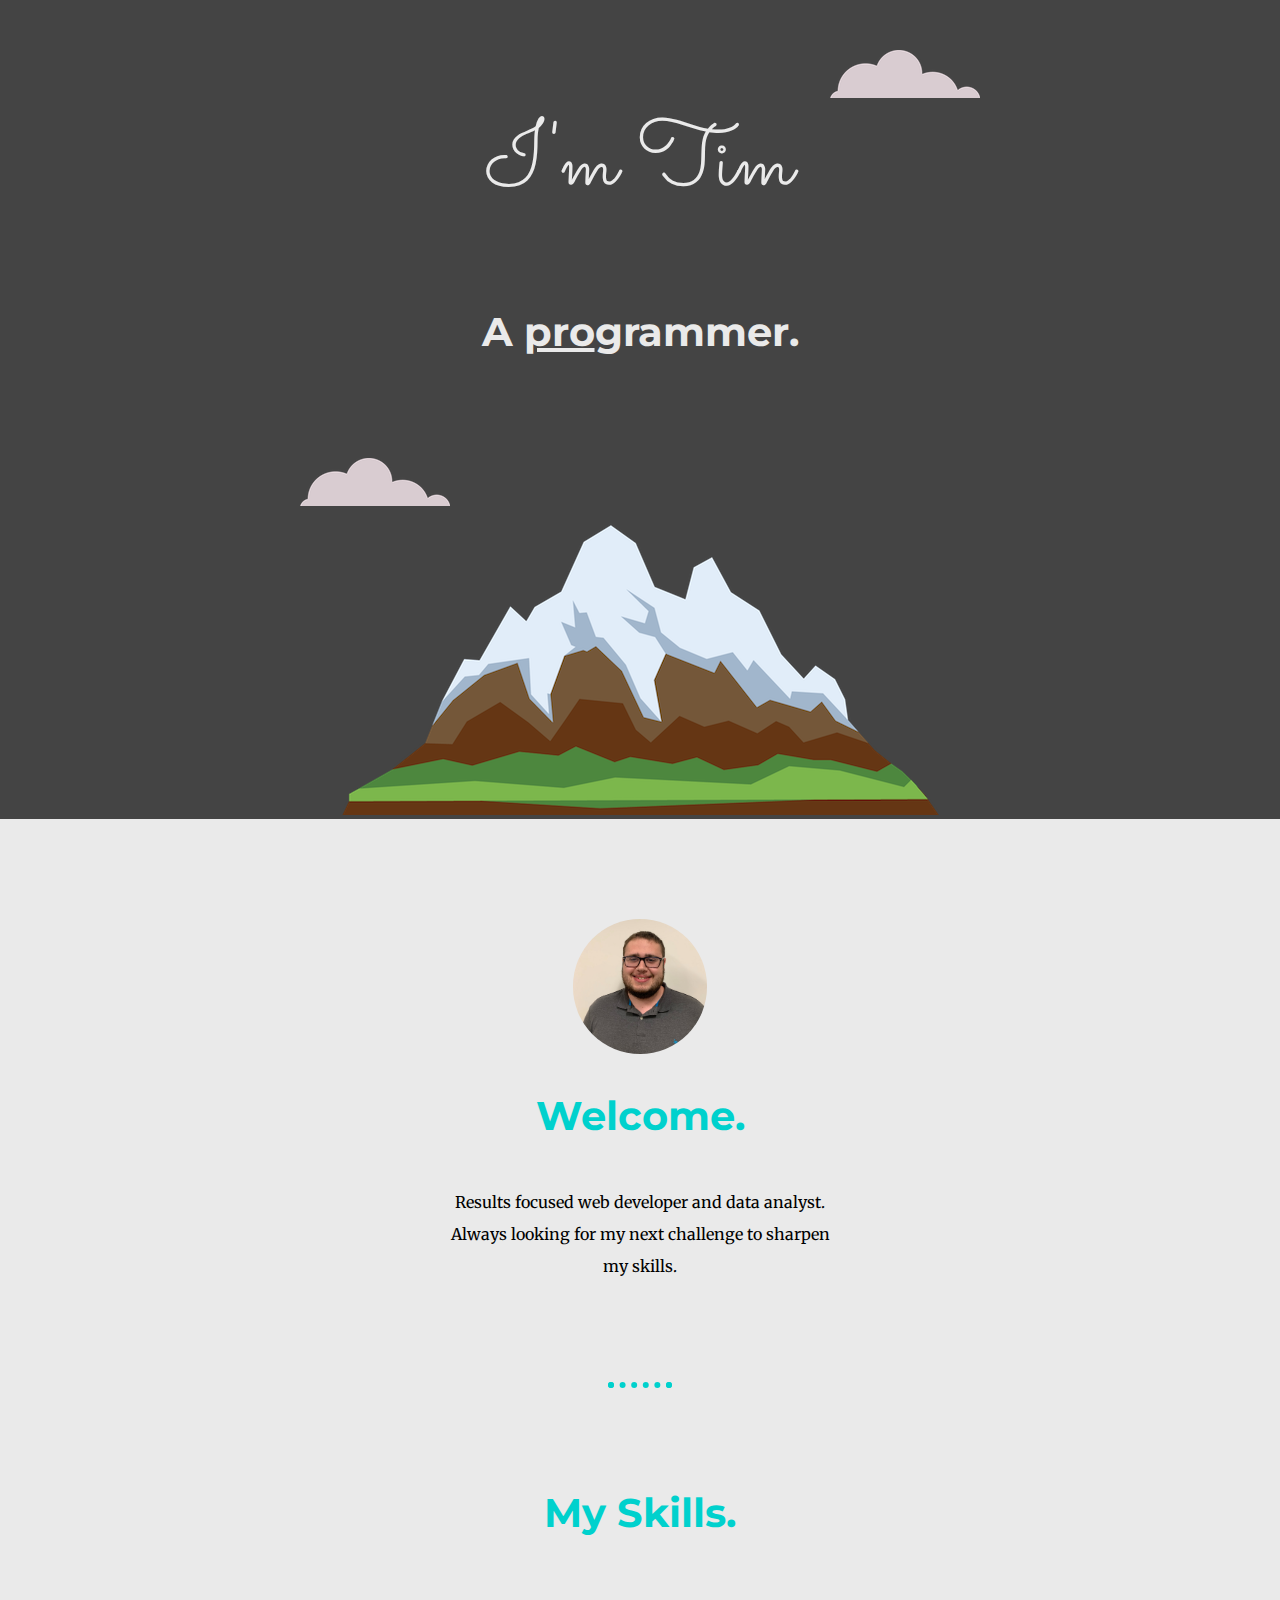
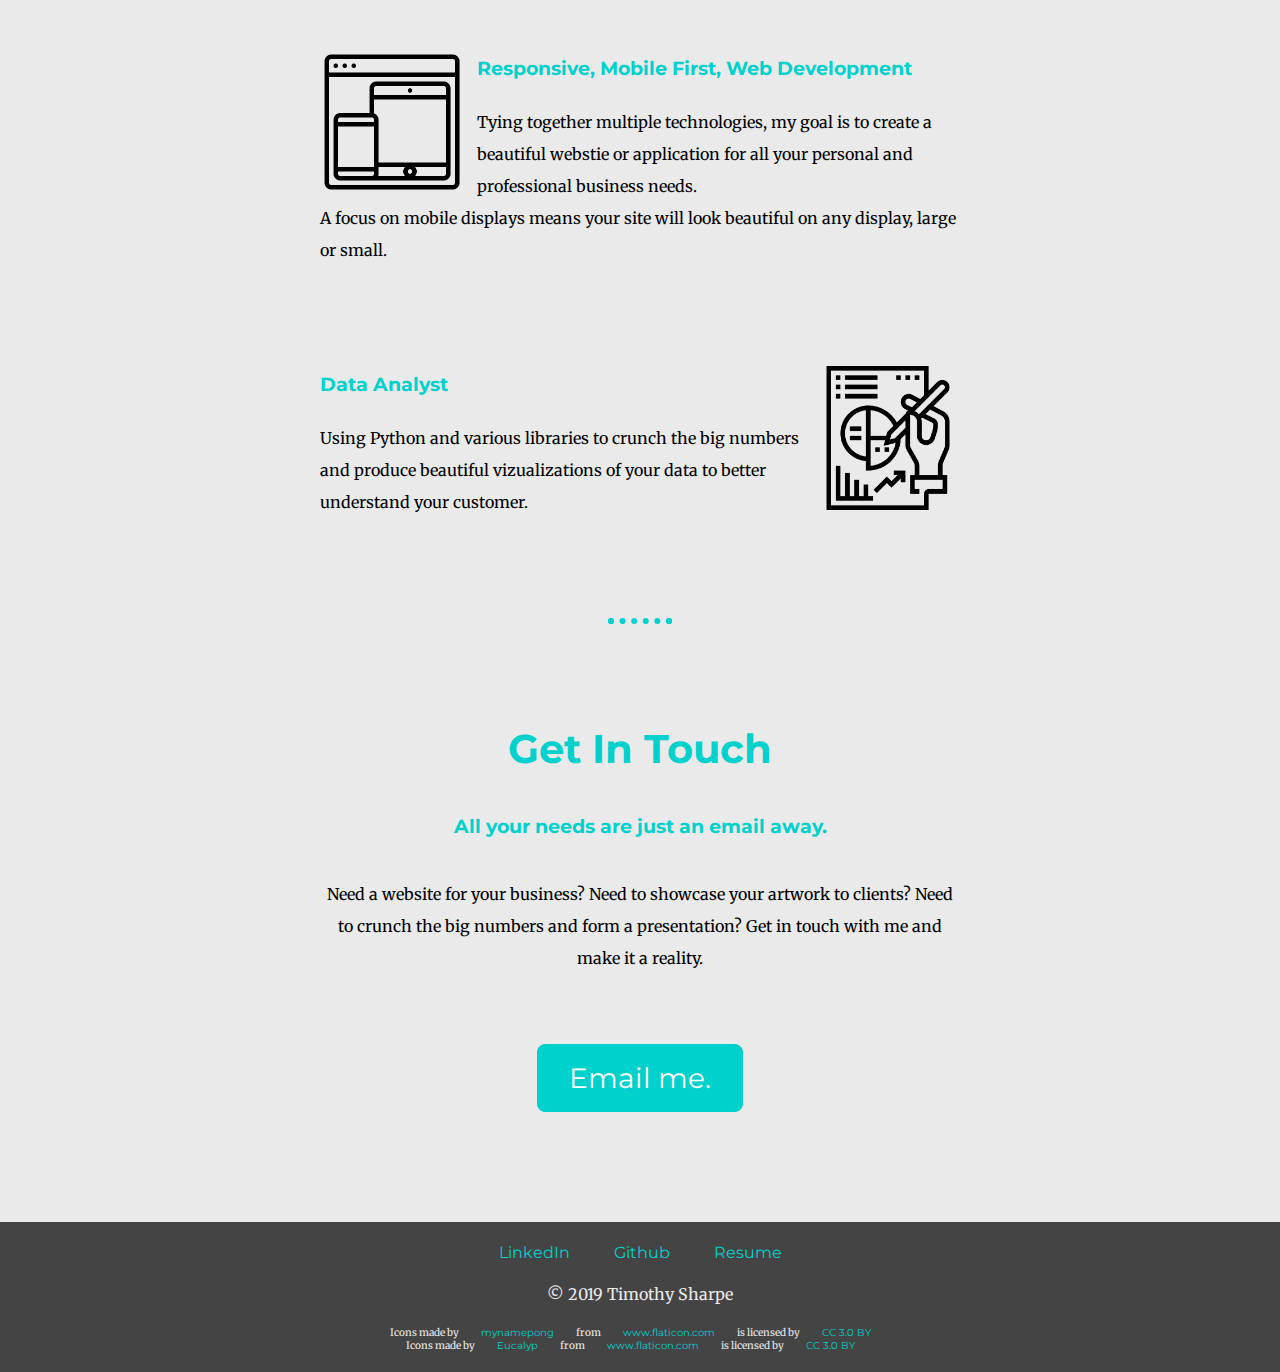
<file: index.html>
<!DOCTYPE html>
<html lang="en" dir="ltr">
  <head>
    <meta charset="utf-8">
    <title>Timothy Sharpe</title>
    <link rel="stylesheet" href="assets/css/style.css">
    <link rel="icon" href="assets/images/bookmark_icon.png">
    <link href="https://fonts.googleapis.com/css?family=Merriweather|Montserrat|Sacramento" rel="stylesheet">
  </head>
  <body>
    <div class="top_container">
      <img class="top_cloud" src="assets/images/cloud.png" alt="cloud">
      <h1 class="title_top">I'm Tim</h1>
      <h2><p class="tagline">A <span class="pro">pro</span>grammer.</p></h2>
      <img class="bottom_cloud" src="assets/images/cloud.png" alt="cloud">
      <img class="mountain" src="assets/images/mountain.png" alt="mountain">
    </div>
    <div class="mid_container">
      <div class="profile">
        <img class="profile_pic" src="assets/images/TSharpe.jpg" alt="profile_pic">
        <h2>Welcome.</h2>
        <p class="bio">Results focused web developer and data analyst. Always looking for my next challenge to sharpen my skills.</p>
      </div>
      <hr>
      <div class="skills">
        <h2>My Skills.</h2>
        <div class="skill-row">
          <img class="icon_1" src="assets/images/platform.png" alt="">
          <h3>Responsive, Mobile First, Web Development</h3>
          <p>Tying together multiple technologies, my goal is to create a beautiful webstie or application for all your personal and professional business needs. <br> A focus on mobile displays means your site will look beautiful
          on any display, large or small.</p>
        </div>
        <div class="skill-row">
          <img class="icon_2" src="assets/images/planning.png" alt="">
          <h3>Data Analyst</h3>
          <p>Using Python and various libraries to crunch the big numbers and produce beautiful vizualizations of your data to better understand your customer.</p>
        </div>
      </div>
      <hr class="divider">
      <div class="contact-me">
        <h2>Get In Touch</h2>
        <h3>All your needs are just an email away.</h3>
        <p class="contact-me">Need a website for your business? Need to showcase your artwork to clients? Need to crunch the big numbers and form a presentation? Get in touch with me and make it a reality.</p>
        <a class="myButton" href="mailto:timothysharpe1295@gmail.com">Email me.</a>
      </div>
    </div>


      <div class="bottom_container">
      <a class="footer-link" href="https://www.linkedin.com/in/timothy-sharpe-2b8a8b169/">LinkedIn</a>
      <a class="footer-link" href="https://github.com/timothysharpe">Github</a>
      <!-- INSERT DOWNLOAD LINK TO RESUME WHEN UNDERSTOOD -->
      <a class="footer-link" href="#">Resume</a>
      <p>© 2019 Timothy Sharpe</p>
      <div class="contributions">Icons made by <a href="https://www.flaticon.com/authors/mynamepong" title="mynamepong">mynamepong</a> from <a href="https://www.flaticon.com/" 			    title="Flaticon">www.flaticon.com</a> is licensed by <a href="http://creativecommons.org/licenses/by/3.0/" 			    title="Creative Commons BY 3.0" target="_blank">CC 3.0 BY</a></div>
      <div class="contributions">Icons made by <a href="https://www.flaticon.com/authors/eucalyp" title="Eucalyp">Eucalyp</a> from <a href="https://www.flaticon.com/" 			    title="Flaticon">www.flaticon.com</a> is licensed by <a href="http://creativecommons.org/licenses/by/3.0/" 			    title="Creative Commons BY 3.0" target="_blank">CC 3.0 BY</a></div>
    </div>
  </body>
</html>
</file>
<file: assets/css/style.css>
/* Color Palette: https://colorhunt.co/palette/142677 */
body {
  margin: 0;
  text-align: center;
  font-family: 'Merriweather', serif;
  background-color: #eaeaea;
}

h1 {
  margin-top: 50px auto 0 auto;
  font-family: 'Sacramento', cursive;
  font-size: 562.5%;
  color: #eaeaea;
  font-weight: normal;
}

h2 {
  font-family: 'Montserrat', sans-serif;
  font-size: 2.5rem;
  color: #00d1cd;
  padding-bottom: 1%;
}

h3 {
  font-family: 'Montserrat', sans-serif;
  color: #00d1cd;
}

a {
  color: #00d1cd;
  font-family: 'Montserrat', sans-serif;
  margin: 10px 20px;
  text-decoration: none;
}

a:hover {
  text-decoration: underline;
}

hr {
  border: dotted #00d1cd 6px;
  border-bottom: none;
  width: 4%;
  margin: 100px auto;
}

p {
  line-height: 2;
}

.contact-me {
  width: 70%;
  margin: 40px auto 60px;
}

.bio {
  width: 30%;
  margin: auto;
}

.skill-row {
  width: 50%;
  margin: 100px auto 100px auto;
  text-align: left;
  line-height: 2;
}

.tagline {
  color: #eaeaea;
}

.icon_1 {
  height: 22.5%;
  width: 22.5%;
  float: left;
  margin-right: 2%;
}

.icon_2 {
  height: 22.5%;
  width: 22.5%;
  float: right;
  margin-left: 2%;
}

.profile_pic {
  height: 10.5%;
  width: 10.5%;
  border-radius: 100px;
}

.top_container {
  background-color: #444444;
  padding-top: 100px;
  position: relative;
}

.mid_container {
  background-color: #eaeaea;
  margin: 100px 0;
}

.bottom_container{
  padding-top: 20px;
  padding-bottom: 20px;
  background-color: #444444;
  color: #eaeaea;;
}

.title_top {
margin-top: 0;
}

.pro {
  text-decoration: underline;
}

.bottom_cloud {
  position: absolute;
  left: 300px;
  right: 300px;
}

.top_cloud {
  position: absolute;
  right: 300px;
  top: 50px;
}

.contributions {
  font-size: 10px;
}

.myButton {
	background-color:#00d1cd;
	-moz-border-radius:8px;
	-webkit-border-radius:8px;
	border-radius:8px;
	border:1px solid #00d1cd;
	display:inline-block;
	cursor:pointer;
	color:#ffffff;
	font-family: 'Montserrat', sans-serif;
	font-size:28px;
	padding:16px 31px;
	text-decoration:none;
	text-shadow:0px 1px 0px #00d1cd;
}
.myButton:hover {
	background-color:##00d1cd;
}
.myButton:active {
	position:relative;
	top:1px;
}
</file>
